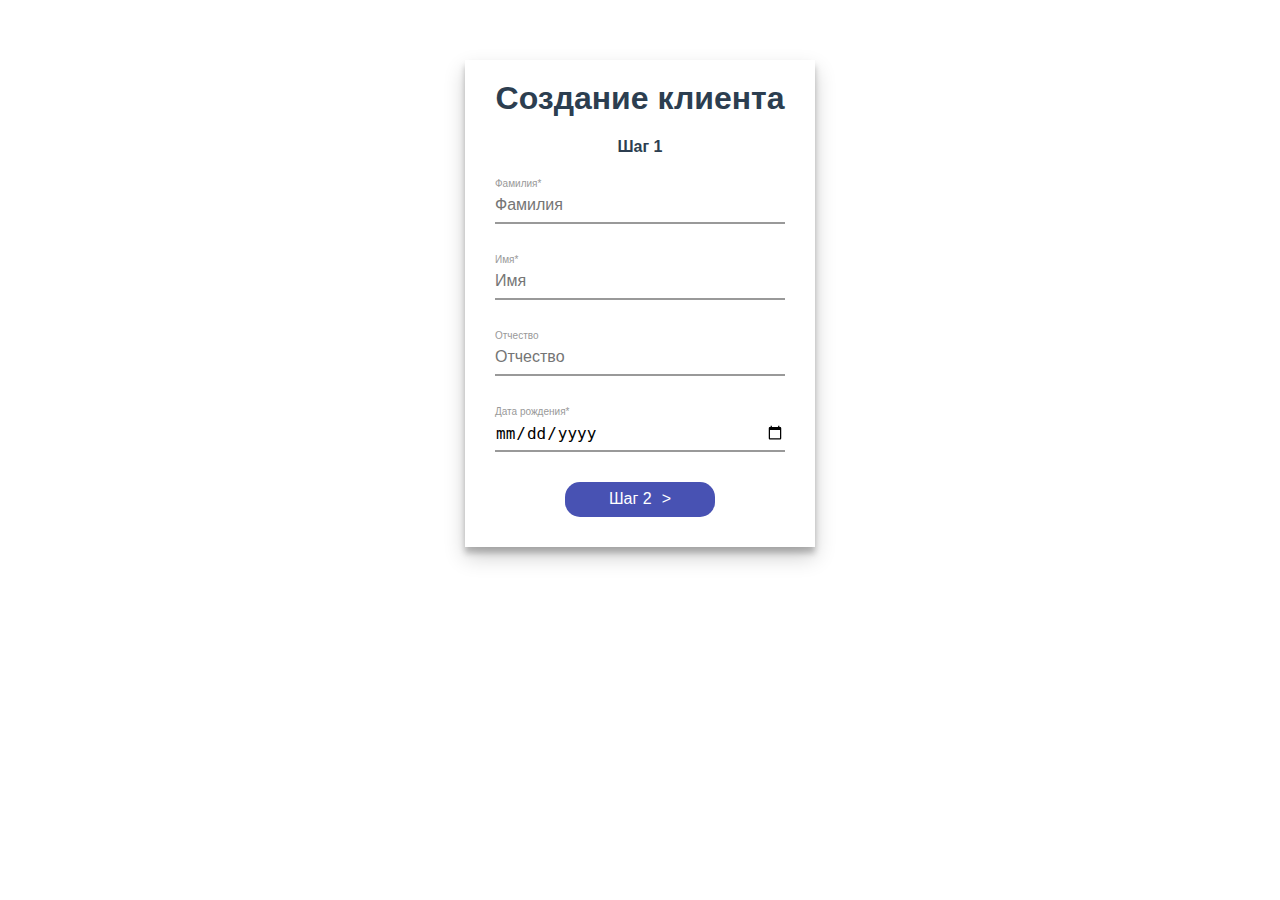
<file: create-client/index.html>
<!DOCTYPE html><html lang=en><head><meta charset=utf-8><meta http-equiv=X-UA-Compatible content="IE=edge"><meta name=viewport content="width=device-width,initial-scale=1"><link rel=icon href=favicon.ico><title>create-client</title><link href=css/app.350d13fa.css rel=preload as=style><link href=js/app.0d236102.js rel=preload as=script><link href=js/chunk-vendors.c15cf7fa.js rel=preload as=script><link href=css/app.350d13fa.css rel=stylesheet></head><body><noscript><strong>We're sorry but create-client doesn't work properly without JavaScript enabled. Please enable it to continue.</strong></noscript><div id=app></div><script src=js/chunk-vendors.c15cf7fa.js></script><script src=js/app.0d236102.js></script></body></html>
</file>
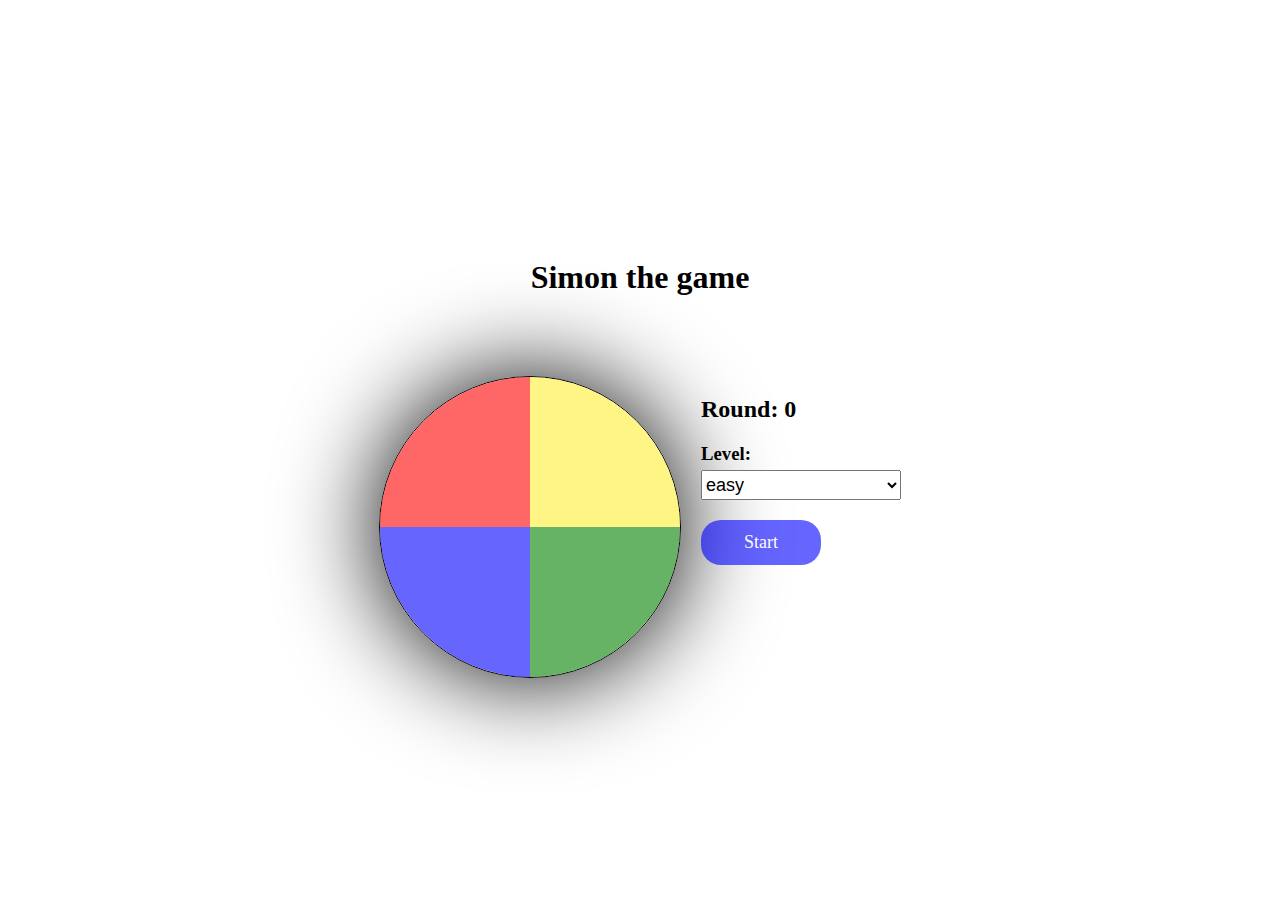
<file: simon-the-game/index.html>
<!DOCTYPE html><html lang=en><head><meta charset=utf-8><meta http-equiv=X-UA-Compatible content="IE=edge"><meta name=viewport content="width=device-width,initial-scale=1"><link rel=icon href=favicon.ico><title>simon-the-game</title><link href=css/app.dd638f56.css rel=preload as=style><link href=js/app.07eb37ef.js rel=preload as=script><link href=js/chunk-vendors.b0f460c7.js rel=preload as=script><link href=css/app.dd638f56.css rel=stylesheet></head><body><noscript><strong>We're sorry but simon-the-game doesn't work properly without JavaScript enabled. Please enable it to continue.</strong></noscript><div id=app></div><script src=js/chunk-vendors.b0f460c7.js></script><script src=js/app.07eb37ef.js></script></body></html>
</file>
